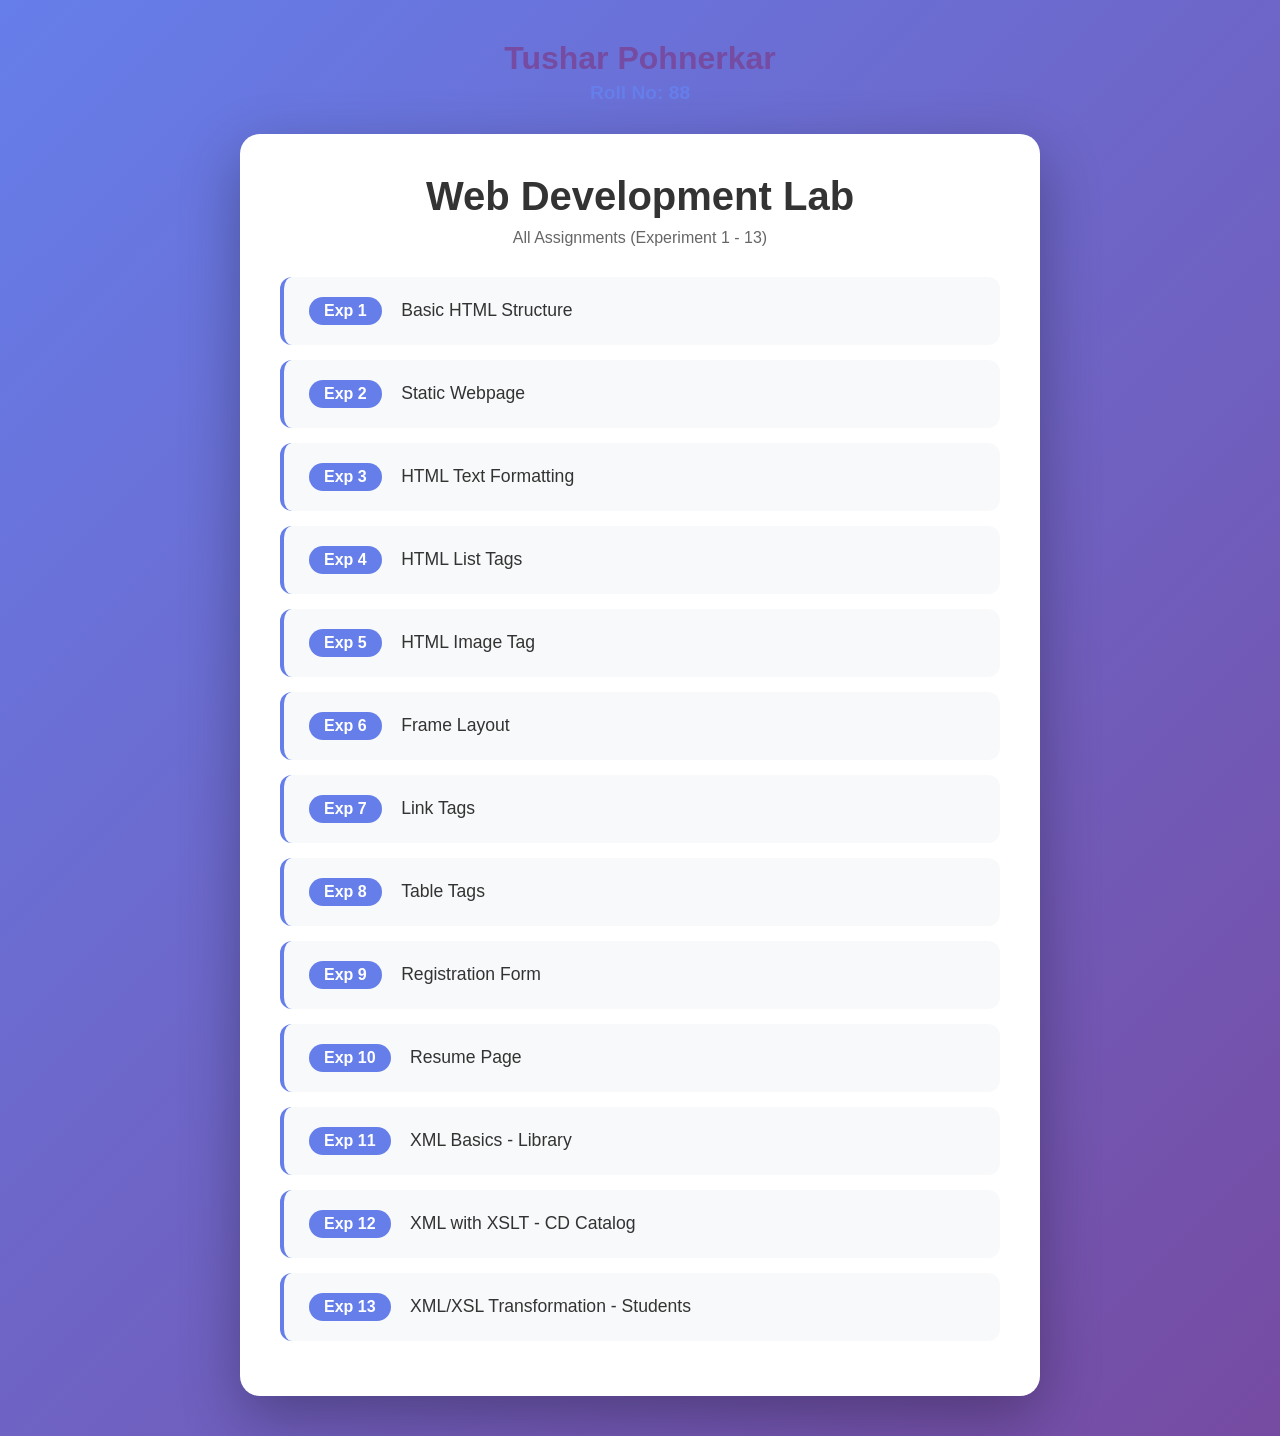
<file: index.html>
<!DOCTYPE html>
<html lang="en">
<head>
    <meta charset="UTF-8">
    <meta name="viewport" content="width=device-width, initial-scale=1.0">
    <title>Web Development Assignments</title>
    <style>
        * {
            margin: 0;
            padding: 0;
            box-sizing: border-box;
        }
        body {
            font-family: 'Segoe UI', Tahoma, Geneva, Verdana, sans-serif;
            background: linear-gradient(135deg, #667eea 0%, #764ba2 100%);
            min-height: 100vh;
            padding: 40px 20px;
        }
        .container {
            max-width: 800px;
            margin: 0 auto;
            background: white;
            border-radius: 20px;
            padding: 40px;
            box-shadow: 0 20px 60px rgba(0,0,0,0.3);
        }
        h1 {
            text-align: center;
            color: #333;
            margin-bottom: 10px;
            font-size: 2.5rem;
        }
        .subtitle {
            text-align: center;
            color: #666;
            margin-bottom: 30px;
        }
        .assignments-list {
            list-style: none;
        }
        .assignments-list li {
            margin-bottom: 15px;
        }
        .assignments-list a {
            display: block;
            padding: 20px 25px;
            background: #f8f9fa;
            border-radius: 12px;
            text-decoration: none;
            color: #333;
            transition: all 0.3s ease;
            border-left: 4px solid #667eea;
        }
        .assignments-list a:hover {
            background: #667eea;
            color: white;
            transform: translateX(10px);
            box-shadow: 0 5px 20px rgba(102, 126, 234, 0.4);
        }
        .exp-number {
            display: inline-block;
            background: #667eea;
            color: white;
            padding: 5px 15px;
            border-radius: 20px;
            font-weight: bold;
            margin-right: 15px;
            transition: all 0.3s ease;
        }
        .assignments-list a:hover .exp-number {
            background: white;
            color: #667eea;
        }
        .exp-title {
            font-size: 1.1rem;
        }
    </style>
</head>
<body>
    <header style="text-align:center; margin-bottom: 30px;">
        <h2 style="color:#764ba2; font-size:2rem; margin-bottom: 5px;">Tushar Pohnerkar</h2>
        <h3 style="color:#667eea; font-size:1.2rem; margin-bottom: 20px;">Roll No: 88</h3>
    </header>
    <div class="container">
        <h1>Web Development Lab</h1>
        <p class="subtitle">All Assignments (Experiment 1 - 13)</p>
        <ul class="assignments-list">
            <li>
                <a href="Exp%201.html">
                    <span class="exp-number">Exp 1</span>
                    <span class="exp-title">Basic HTML Structure</span>
                </a>
            </li>
            <li>
                <a href="Exp%202%20.html">
                    <span class="exp-number">Exp 2</span>
                    <span class="exp-title">Static Webpage</span>
                </a>
            </li>
            <li>
                <a href="Exp%203.html">
                    <span class="exp-number">Exp 3</span>
                    <span class="exp-title">HTML Text Formatting</span>
                </a>
            </li>
            <li>
                <a href="Exp%204.html">
                    <span class="exp-number">Exp 4</span>
                    <span class="exp-title">HTML List Tags</span>
                </a>
            </li>
            <li>
                <a href="Exp%205.html">
                    <span class="exp-number">Exp 5</span>
                    <span class="exp-title">HTML Image Tag </span>
                </a>
            </li>
            <li>
                <a href="Exp%206.html">
                    <span class="exp-number">Exp 6</span>
                    <span class="exp-title">Frame Layout</span>
                </a>
            </li>
            <li>
                <a href="Exp%207.html">
                    <span class="exp-number">Exp 7</span>
                    <span class="exp-title">Link Tags</span>
                </a>
            </li>
            <li>
                <a href="Exp%208.html">
                    <span class="exp-number">Exp 8</span>
                    <span class="exp-title">Table Tags</span>
                </a>
            </li>
            <li>
                <a href="Exp%209.html">
                    <span class="exp-number">Exp 9</span>
                    <span class="exp-title">Registration Form</span>
                </a>
            </li>
            <li>
                <a href="Exp10/index.html">
                    <span class="exp-number">Exp 10</span>
                    <span class="exp-title">Resume Page</span>
                </a>
            </li>
            <li>
                <a href="Exp11/library.xml">
                    <span class="exp-number">Exp 11</span>
                    <span class="exp-title">XML Basics - Library</span>
                </a>
            </li>
            <li>
                <a href="Exp%2012/cdcatlog_output.htm">
                    <span class="exp-number">Exp 12</span>
                    <span class="exp-title">XML with XSLT - CD Catalog</span>
                </a>
            </li>
            <li>
                <a href="Exp%2013/students_output.htm">
                    <span class="exp-number">Exp 13</span>
                    <span class="exp-title">XML/XSL Transformation - Students</span>
                </a>
            </li>
        </ul>
    </div>
</body>
</html>
</file>
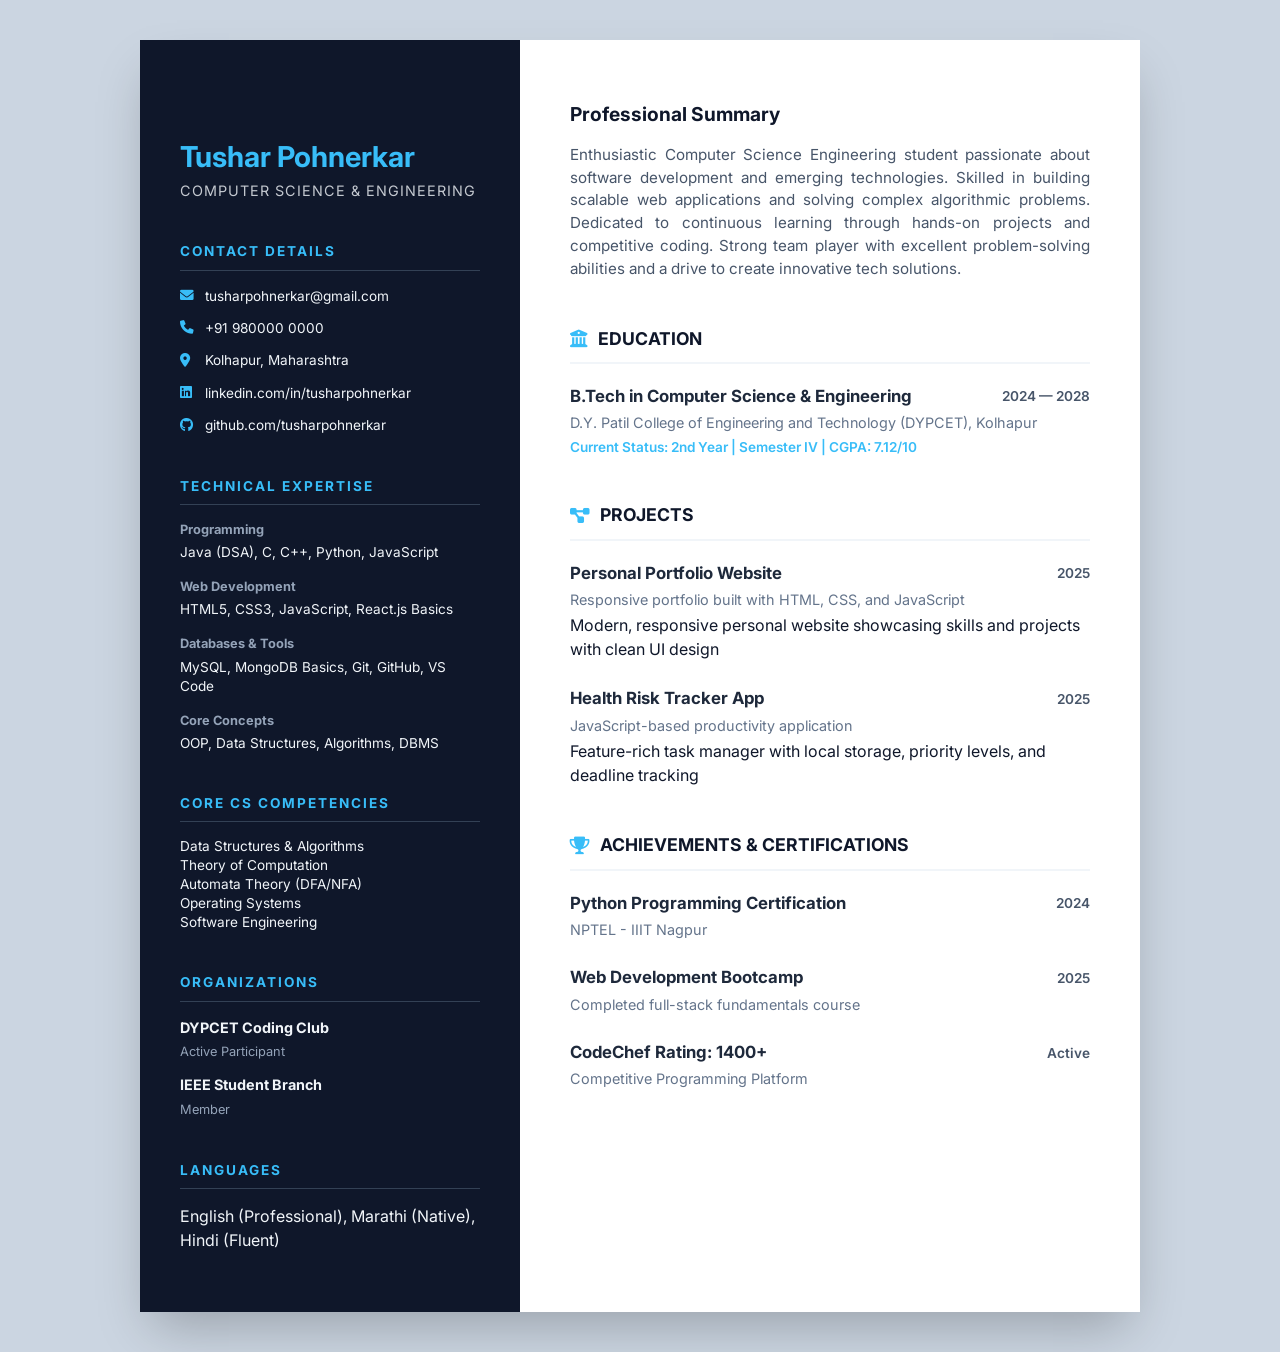
<file: Exp10/index.html>
<!DOCTYPE html>
<html lang="en">
<head>
    <meta charset="UTF-8">
    <meta name="viewport" content="width=device-width, initial-scale=1.0">
    <title>Tushar Pohnerkar | Professional Resume</title>
    <link rel="stylesheet" href="style.css">
    <link rel="stylesheet" href="https://cdnjs.cloudflare.com/ajax/libs/font-awesome/6.0.0/css/all.min.css">
    <link href="https://fonts.googleapis.com/css2?family=Inter:wght@300;400;600;700&display=swap" rel="stylesheet">
</head>
<body>
    <div class="resume-container">
        <aside class="sidebar">
            <div class="sidebar-content">
                <section class="side-block">
                    <h1 class="name">Tushar Pohnerkar</h1>
                    <p class="title">Computer Science & Engineering</p>
                </section>

                <section class="side-block">
                    <h3 class="side-title">Contact Details</h3>
                    <ul class="contact-list">
                        <li><i class="fas fa-envelope"></i> tusharpohnerkar@gmail.com</li>
                        <li><i class="fas fa-phone"></i> +91 980000 0000</li>
                        <li><i class="fas fa-map-marker-alt"></i> Kolhapur, Maharashtra</li>
                        <li><i class="fab fa-linkedin"></i> linkedin.com/in/tusharpohnerkar</li>
                        <li><i class="fab fa-github"></i> github.com/tusharpohnerkar</li>
                    </ul>
                </section>

                <section class="side-block">
                    <h3 class="side-title">Technical Expertise</h3>
                    <div class="skill-group">
                        <h4>Programming</h4>
                        <p>Java (DSA), C, C++, Python, JavaScript</p>
                    </div>
                    <div class="skill-group">
                        <h4>Web Development</h4>
                        <p>HTML5, CSS3, JavaScript, React.js Basics</p>
                    </div>
                    <div class="skill-group">
                        <h4>Databases & Tools</h4>
                        <p>MySQL, MongoDB Basics, Git, GitHub, VS Code</p>
                    </div>
                    <div class="skill-group">
                        <h4>Core Concepts</h4>
                        <p>OOP, Data Structures, Algorithms, DBMS</p>
                    </div>
                </section>

                <section class="side-block">
                    <h3 class="side-title">Core CS Competencies</h3>
                    <ul class="simple-list">
                        <li>Data Structures & Algorithms</li>
                        <li>Theory of Computation</li>
                        <li>Automata Theory (DFA/NFA)</li>
                        <li>Operating Systems</li>
                        <li>Software Engineering</li>
                    </ul>
                </section>

                <section class="side-block">
                    <h3 class="side-title">Organizations</h3>
                    <div class="org-item">
                        <strong>DYPCET Coding Club</strong>
                        <span>Active Participant</span>
                    </div>
                    <div class="org-item">
                        <strong>IEEE Student Branch</strong>
                        <span>Member</span>
                    </div>
                </section>

                <section class="side-block">
                    <h3 class="side-title">Languages</h3>
                    <p>English (Professional), Marathi (Native), Hindi (Fluent)</p>
                </section>
            </div>
        </aside>

        <main class="main-body">
            <header class="main-header">
                <h2>Professional Summary</h2>
                <p>
                    Enthusiastic Computer Science Engineering student passionate about software development and emerging technologies. Skilled in building scalable web applications and solving complex algorithmic problems. Dedicated to continuous learning through hands-on projects and competitive coding. Strong team player with excellent problem-solving abilities and a drive to create innovative tech solutions.
                </p>
            </header>

            <section class="main-section">
                <h2 class="section-heading"><i class="fas fa-university"></i> Education</h2>
                <div class="exp-item">
                    <div class="exp-header">
                        <h3>B.Tech in Computer Science & Engineering</h3>
                        <span class="exp-date">2024 — 2028</span>
                    </div>
                    <p class="institution">D.Y. Patil College of Engineering and Technology (DYPCET), Kolhapur</p>
                    <p class="status">Current Status: 2nd Year | Semester IV | CGPA: 7.12/10</p>
                </div>
            </section>

            <section class="main-section">
                <h2 class="section-heading"><i class="fas fa-project-diagram"></i> Projects</h2>
                <div class="exp-item">
                    <div class="exp-header">
                        <h3>Personal Portfolio Website</h3>
                        <span class="exp-date">2025</span>
                    </div>
                    <p class="institution">Responsive portfolio built with HTML, CSS, and JavaScript</p>
                    <p>Modern, responsive personal website showcasing skills and projects with clean UI design</p>
                </div>
                <div class="exp-item">
                    <div class="exp-header">
                        <h3>Health Risk Tracker App</h3>
                        <span class="exp-date">2025</span>
                    </div>
                    <p class="institution">JavaScript-based productivity application</p>
                    <p>Feature-rich task manager with local storage, priority levels, and deadline tracking</p>
                </div>
            </section>

            <section class="main-section">
                <h2 class="section-heading"><i class="fas fa-trophy"></i> Achievements & Certifications</h2>
                <div class="exp-item">
                    <div class="exp-header">
                        <h3>Python Programming Certification</h3>
                        <span class="exp-date">2024</span>
                    </div>
                    <p class="institution">NPTEL - IIIT Nagpur</p>
                </div>
                <div class="exp-item">
                    <div class="exp-header">
                        <h3>Web Development Bootcamp</h3>
                        <span class="exp-date">2025</span>
                    </div>
                    <p class="institution">Completed full-stack fundamentals course</p>
                </div>
                <div class="exp-item">
                    <div class="exp-header">
                        <h3>CodeChef Rating: 1400+</h3>
                        <span class="exp-date">Active</span>
                    </div>
                    <p class="institution">Competitive Programming Platform</p>
                </div>
            </section>

        </main>
    </div>
</body>
</html>
</file>
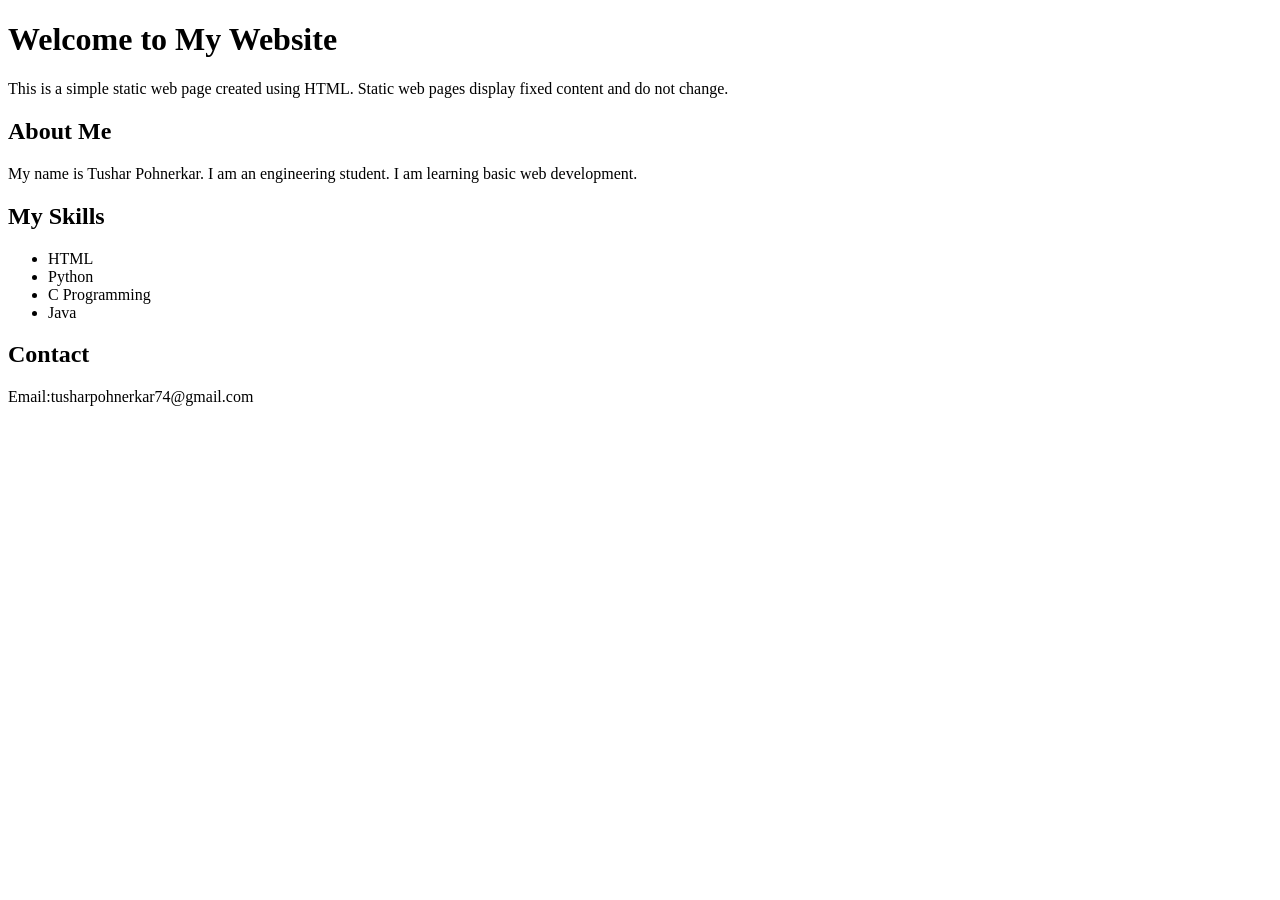
<file: Exp 2 .html>
<!DOCTYPE html>
<html>
<head>
    <title>My Static Web Page</title>
</head>

<body>

    <h1>Welcome to My Website</h1>

    <p>
        This is a simple static web page created using HTML.
        Static web pages display fixed content and do not change.
    </p>

    <h2>About Me</h2>
    <p>
        My name is Tushar Pohnerkar. I am an engineering student.
        I am learning basic web development.
    </p>

    <h2>My Skills</h2>
    <ul>
        <li>HTML</li>
        <li>Python</li>
        <li>C Programming</li>
        <li>Java</li>
    </ul>

    <h2>Contact</h2>
    <p>
        Email:tusharpohnerkar74@gmail.com
    </p>

</body>
</html>
</file>
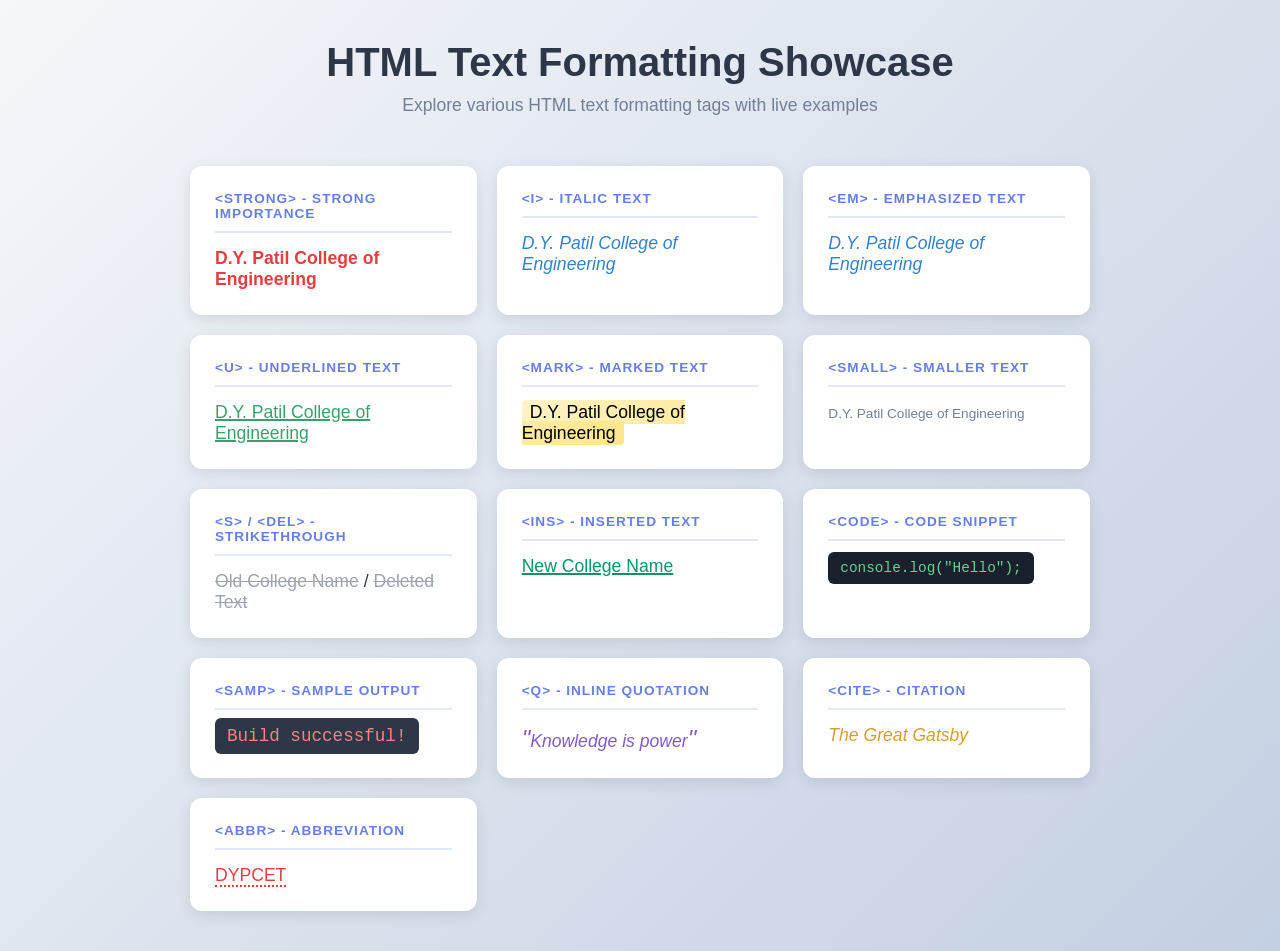
<file: Exp 3.html>
<!DOCTYPE html>
<html lang="en">
<head>
    <meta charset="UTF-8">
    <meta name="viewport" content="width=device-width, initial-scale=1.0">
    <title>HTML Text Formatting Showcase</title>
    <style>
        * {
            margin: 0;
            padding: 0;
            box-sizing: border-box;
        }

        body {
            font-family: 'Segoe UI', Tahoma, Geneva, Verdana, sans-serif;
            background: linear-gradient(135deg, #f5f7fa 0%, #c3cfe2 100%);
            min-height: 100vh;
            padding: 40px 20px;
        }

        .container {
            max-width: 900px;
            margin: 0 auto;
        }

        header {
            text-align: center;
            margin-bottom: 50px;
        }

        header h1 {
            color: #2d3748;
            font-size: 2.5rem;
            margin-bottom: 10px;
        }

        header p {
            color: #718096;
            font-size: 1.1rem;
        }

        .format-grid {
            display: grid;
            grid-template-columns: repeat(auto-fit, minmax(280px, 1fr));
            gap: 20px;
        }

        .format-card {
            background: white;
            border-radius: 12px;
            padding: 25px;
            box-shadow: 0 4px 15px rgba(0, 0, 0, 0.1);
            transition: transform 0.3s, box-shadow 0.3s;
        }

        .format-card:hover {
            transform: translateY(-5px);
            box-shadow: 0 8px 25px rgba(0, 0, 0, 0.15);
        }

        .tag-name {
            font-size: 0.85rem;
            color: #667eea;
            font-weight: 700;
            text-transform: uppercase;
            letter-spacing: 1px;
            margin-bottom: 15px;
            padding-bottom: 10px;
            border-bottom: 2px solid #e0e7ff;
        }

        .example {
            font-size: 1.1rem;
            color: #2d3748;
        }

        strong { color: #e53e3e; }
        i, em { color: #3182ce; font-style: italic; }
        u { color: #38a169; text-decoration: underline; text-decoration-color: #38a169; text-decoration-thickness: 2px; }
        mark { background: linear-gradient(120deg, #fef3c7 0%, #fde68a 100%); padding: 2px 8px; border-radius: 4px; }
        small { color: #718096; font-size: 0.85rem; }
        s, del { color: #9ca3af; text-decoration: line-through; }
        ins { color: #059669; text-decoration: underline; text-decoration-color: #059669; text-decoration-thickness: 2px; }
        code { background: #1a202c; color: #68d391; padding: 8px 12px; border-radius: 6px; font-family: 'Consolas', monospace; font-size: 0.9rem; }
        samp { background: #2d3748; color: #fc8181; padding: 8px 12px; border-radius: 6px; font-family: 'Consolas', monospace; }
        q { color: #805ad5; font-style: italic; }
        q::before { content: '"'; color: #805ad5; font-size: 1.5rem; }
        q::after { content: '"'; color: #805ad5; font-size: 1.5rem; }
        cite { color: #d69e2e; font-style: italic; }
        abbr { color: #e53e3e; border-bottom: 2px dotted #e53e3e; cursor: help; text-decoration: none; }
    </style>
</head>
<body>
    <div class="container">
        <header>
            <h1>HTML Text Formatting Showcase</h1>
            <p>Explore various HTML text formatting tags with live examples</p>
        </header>

        <div class="format-grid">
            <div class="format-card">
                <div class="tag-name">&lt;strong&gt; - Strong Importance</div>
                <div class="example"><strong>D.Y. Patil College of Engineering</strong></div>
            </div>

            <div class="format-card">
                <div class="tag-name">&lt;i&gt; - Italic Text</div>
                <div class="example"><i>D.Y. Patil College of Engineering</i></div>
            </div>

            <div class="format-card">
                <div class="tag-name">&lt;em&gt; - Emphasized Text</div>
                <div class="example"><em>D.Y. Patil College of Engineering</em></div>
            </div>

            <div class="format-card">
                <div class="tag-name">&lt;u&gt; - Underlined Text</div>
                <div class="example"><u>D.Y. Patil College of Engineering</u></div>
            </div>

            <div class="format-card">
                <div class="tag-name">&lt;mark&gt; - Marked Text</div>
                <div class="example"><mark>D.Y. Patil College of Engineering</mark></div>
            </div>

            <div class="format-card">
                <div class="tag-name">&lt;small&gt; - Smaller Text</div>
                <div class="example"><small>D.Y. Patil College of Engineering</small></div>
            </div>

            <div class="format-card">
                <div class="tag-name">&lt;s&gt; / &lt;del&gt; - Strikethrough</div>
                <div class="example"><s>Old College Name</s> / <del>Deleted Text</del></div>
            </div>

            <div class="format-card">
                <div class="tag-name">&lt;ins&gt; - Inserted Text</div>
                <div class="example"><ins>New College Name</ins></div>
            </div>

            <div class="format-card">
                <div class="tag-name">&lt;code&gt; - Code Snippet</div>
                <div class="example"><code>console.log("Hello");</code></div>
            </div>

            <div class="format-card">
                <div class="tag-name">&lt;samp&gt; - Sample Output</div>
                <div class="example"><samp>Build successful!</samp></div>
            </div>

            <div class="format-card">
                <div class="tag-name">&lt;q&gt; - Inline Quotation</div>
                <div class="example"><q>Knowledge is power</q></div>
            </div>

            <div class="format-card">
                <div class="tag-name">&lt;cite&gt; - Citation</div>
                <div class="example"><cite>The Great Gatsby</cite></div>
            </div>

            <div class="format-card">
                <div class="tag-name">&lt;abbr&gt; - Abbreviation</div>
                <div class="example"><abbr title="D.Y. Patil College of Engineering and Technology">DYPCET</abbr></div>
            </div>
        </div>
    </div>
</body>
</html>
</file>
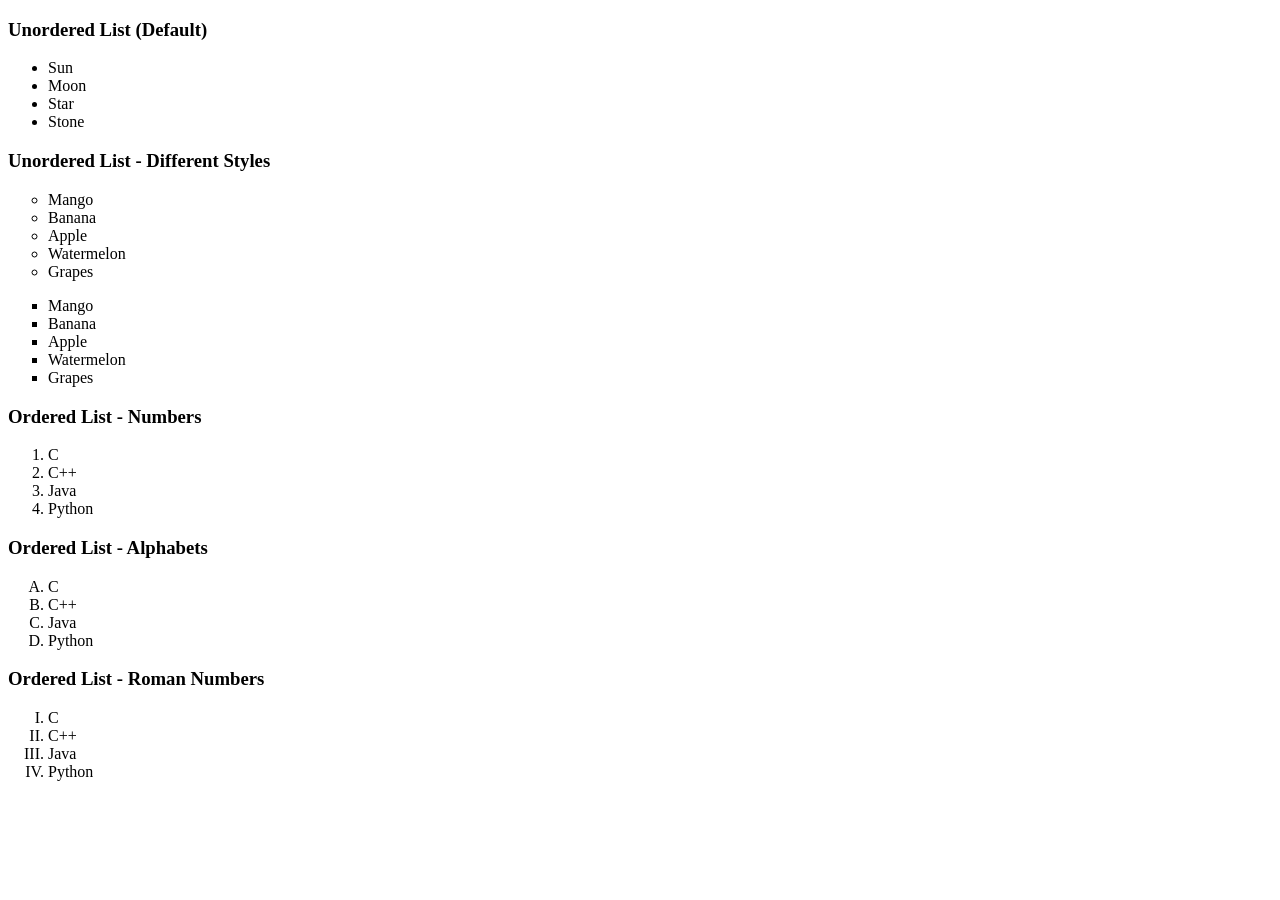
<file: Exp 4.html>
<!DOCTYPE html>
<html>
<head>
    <title>All HTML List Tags</title>
</head>

<body>

    <h3>Unordered List (Default)</h3>
    <ul>
        <li>Sun</li>
        <li>Moon</li>
        <li>Star</li>
        <li>Stone</li>
    </ul>

    <h3>Unordered List - Different Styles</h3>

    <ul type="circle">
        <li>Mango</li>
        <li>Banana</li>
        <li>Apple</li>
        <li>Watermelon</li>
        <li>Grapes</li>
    </ul>

    <ul type="square">
        <li>Mango</li>
        <li>Banana</li>
        <li>Apple</li>
        <li>Watermelon</li>
        <li>Grapes</li>
    </ul>

    <h3>Ordered List - Numbers</h3>
    <ol type="1">
        <li>C</li>
        <li>C++</li>
        <li>Java</li>
        <li>Python</li>
    </ol>

    <h3>Ordered List - Alphabets</h3>
    <ol type="A">
        <li>C</li>
        <li>C++</li>
        <li>Java</li>
        <li>Python</li>
    </ol>

    <h3>Ordered List - Roman Numbers</h3>
    <ol type="I">
        <li>C</li>
        <li>C++</li>
        <li>Java</li>
        <li>Python</li>
    </ol>

</body>
</html>
</file>
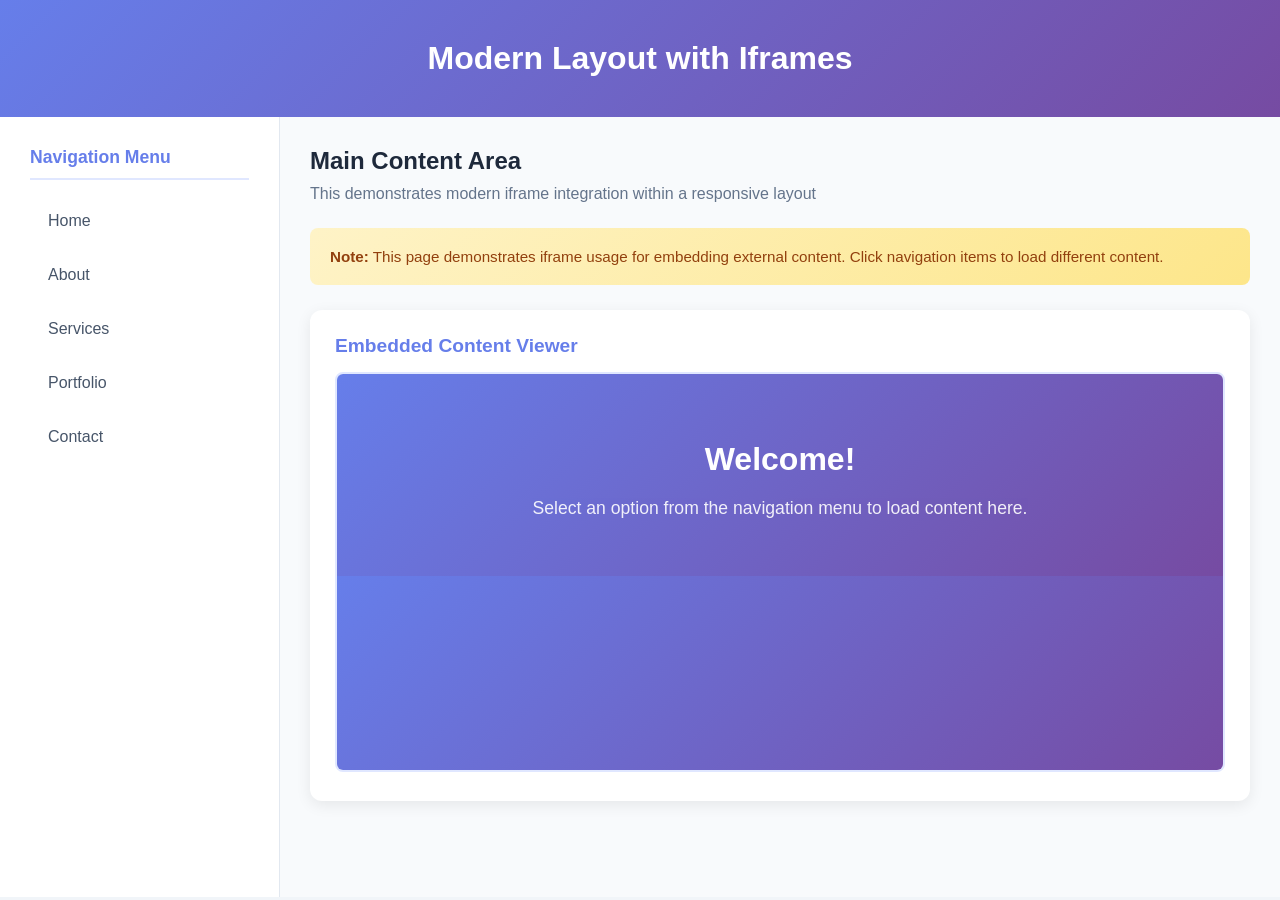
<file: Exp 6.html>
<!DOCTYPE html>
<html lang="en">
<head>
    <meta charset="UTF-8">
    <meta name="viewport" content="width=device-width, initial-scale=1.0">
    <title>Modern Layout with Iframes</title>
    <style>
        * {
            margin: 0;
            padding: 0;
            box-sizing: border-box;
        }

        body {
            font-family: 'Segoe UI', Tahoma, Geneva, Verdana, sans-serif;
            background: #f1f5f9;
            min-height: 100vh;
        }

        .header {
            background: linear-gradient(135deg, #667eea 0%, #764ba2 100%);
            color: white;
            text-align: center;
            padding: 40px 20px;
        }

        .header h1 {
            font-size: 2rem;
            font-weight: 600;
        }

        .layout-container {
            display: grid;
            grid-template-columns: 280px 1fr;
            min-height: calc(100vh - 120px);
            max-width: 1400px;
            margin: 0 auto;
        }

        .sidebar {
            background: white;
            padding: 30px;
            border-right: 1px solid #e2e8f0;
        }

        .sidebar h3 {
            color: #667eea;
            font-size: 1.1rem;
            margin-bottom: 20px;
            padding-bottom: 10px;
            border-bottom: 2px solid #e0e7ff;
        }

        .nav-menu {
            list-style: none;
        }

        .nav-menu li {
            margin-bottom: 12px;
        }

        .nav-menu a {
            display: block;
            padding: 12px 18px;
            color: #475569;
            text-decoration: none;
            border-radius: 8px;
            transition: all 0.3s;
        }

        .nav-menu a:hover {
            background: #e0e7ff;
            color: #667eea;
        }

        .main-content {
            padding: 30px;
            background: #f8fafc;
        }

        .content-header {
            margin-bottom: 25px;
        }

        .content-header h2 {
            color: #1e293b;
            font-size: 1.5rem;
            margin-bottom: 10px;
        }

        .content-header p {
            color: #64748b;
        }

        .iframe-container {
            background: white;
            border-radius: 12px;
            padding: 25px;
            box-shadow: 0 4px 15px rgba(0, 0, 0, 0.08);
        }

        .iframe-container h3 {
            color: #667eea;
            margin-bottom: 15px;
            font-size: 1.2rem;
        }

        iframe {
            width: 100%;
            height: 400px;
            border: 2px solid #e0e7ff;
            border-radius: 8px;
            background: white;
        }

        .info-box {
            background: linear-gradient(135deg, #fef3c7 0%, #fde68a 100%);
            border-radius: 8px;
            padding: 20px;
            margin-bottom: 25px;
        }

        .info-box p {
            color: #92400e;
            font-size: 0.95rem;
        }
    </style>
</head>
<body>
    <div class="header">
        <h1>Modern Layout with Iframes</h1>
    </div>

    <div class="layout-container">
        <aside class="sidebar">
            <h3>Navigation Menu</h3>
            <ul class="nav-menu">
                <li><a href="#" onclick="loadContent('home')">Home</a></li>
                <li><a href="#" onclick="loadContent('about')">About</a></li>
                <li><a href="#" onclick="loadContent('services')">Services</a></li>
                <li><a href="#" onclick="loadContent('portfolio')">Portfolio</a></li>
                <li><a href="#" onclick="loadContent('contact')">Contact</a></li>
            </ul>
        </aside>

        <main class="main-content">
            <div class="content-header">
                <h2>Main Content Area</h2>
                <p>This demonstrates modern iframe integration within a responsive layout</p>
            </div>

            <div class="info-box">
                <p><strong>Note:</strong> This page demonstrates iframe usage for embedding external content. Click navigation items to load different content.</p>
            </div>

            <div class="iframe-container">
                <h3>Embedded Content Viewer</h3>
                <iframe id="contentFrame" srcdoc='
                    <html>
                    <head>
                        <style>
                            body {
                                font-family: Arial, sans-serif;
                                padding: 40px;
                                text-align: center;
                                background: linear-gradient(135deg, #667eea 0%, #764ba2 100%);
                                color: white;
                                margin: 0;
                            }
                            h2 { font-size: 2rem; margin-bottom: 20px; }
                            p { font-size: 1.1rem; opacity: 0.9; }
                        </style>
                    </head>
                    <body>
                        <h2>Welcome!</h2>
                        <p>Select an option from the navigation menu to load content here.</p>
                    </body>
                    </html>
                '></iframe>
            </div>
        </main>
    </div>

    <script>
        function loadContent(page) {
            const frame = document.getElementById('contentFrame');
            const content = {
                home: '<h2>Home Page</h2><p>Welcome to the home section of this demo.</p>',
                about: '<h2>About Us</h2><p>This is a demonstration of modern iframe usage.</p>',
                services: '<h2>Our Services</h2><p>We provide web development and design services.</p>',
                portfolio: '<h2>Portfolio</h2><p>Check out our latest projects and achievements.</p>',
                contact: '<h2>Contact Us</h2><p>Get in touch through our contact form.</p>'
            };
            
            frame.srcdoc = `
                <html>
                <head>
                    <style>
                        body {
                            font-family: Arial, sans-serif;
                            padding: 40px;
                            text-align: center;
                            background: linear-gradient(135deg, #667eea 0%, #764ba2 100%);
                            color: white;
                            margin: 0;
                            min-height: 100vh;
                            display: flex;
                            flex-direction: column;
                            justify-content: center;
                            align-items: center;
                        }
                        h2 { font-size: 2rem; margin-bottom: 20px; }
                        p { font-size: 1.1rem; opacity: 0.9; }
                    </style>
                </head>
                <body>${content[page] || content.home}</body>
                </html>
            `;
        }
    </script>
</body>
</html>
</file>
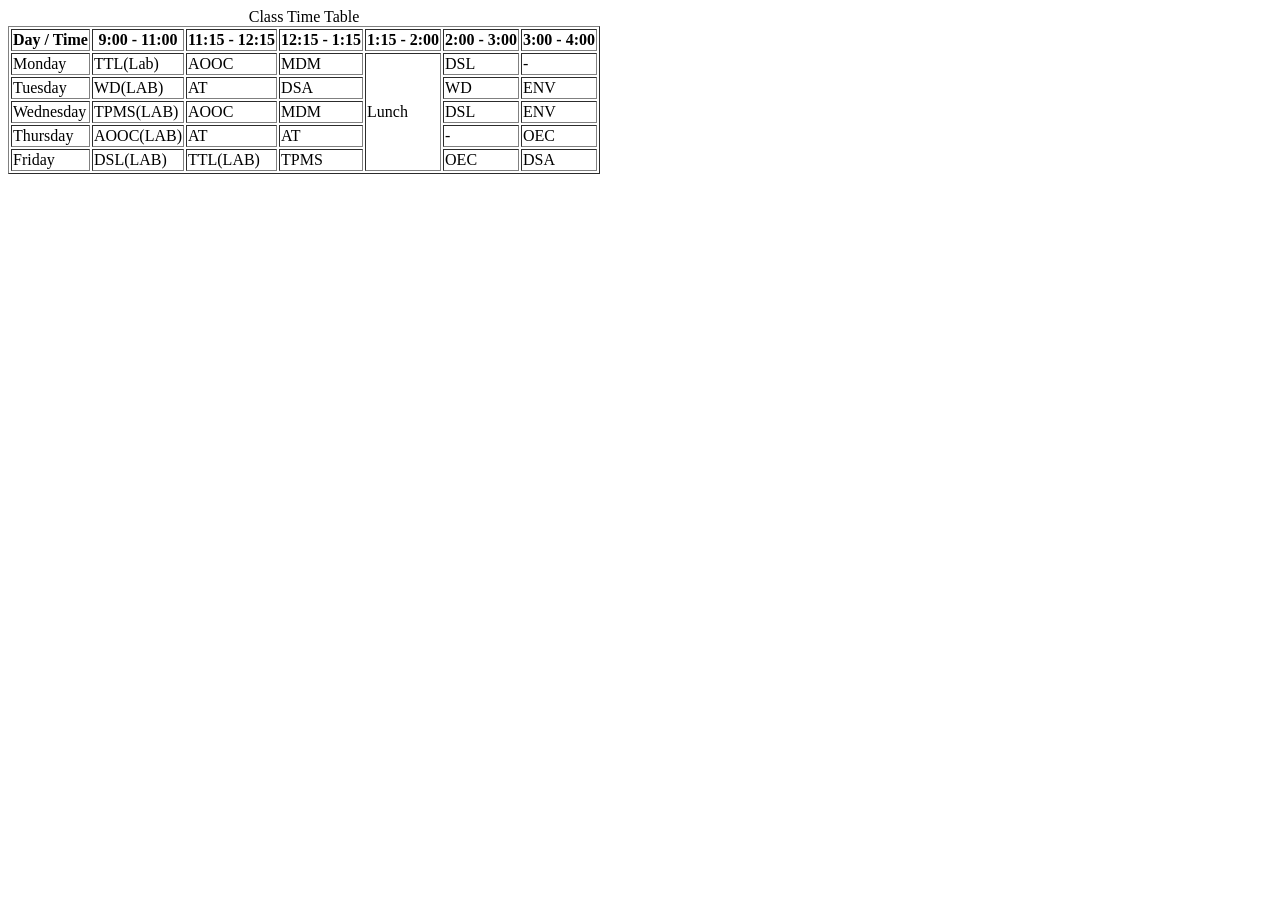
<file: Exp 8.html>
<!DOCTYPE html>
<html>
<head>
<title>Class Time Table</title>
</head>

<body>

<table border ="1">
<caption>Class Time Table</caption>

<tr>
<th>Day / Time</th>
<th>9:00 - 11:00</th>
<th>11:15 - 12:15</th>
<th>12:15 - 1:15</th>
<th>1:15 - 2:00</th>
<th>2:00 - 3:00</th>
<th>3:00 - 4:00</th>
</tr>

<tr>
<td>Monday</td>
<td>TTL(Lab)</td>
<td>AOOC</td>
<td>MDM</td>
<td rowspan="5"> Lunch </td>
<td>DSL</td>
<td>-</td>
</tr>

<tr>
<td>Tuesday</td>
<td>WD(LAB)</td>
<td>AT</td>
<td>DSA</td>
<td>WD</td>
<td>ENV</td>
</tr>

<tr>
<td>Wednesday</td>
<td>TPMS(LAB)</td>
<td>AOOC</td>
<td>MDM</td>
<td>DSL</td>
<td>ENV</td>
</tr>

<tr>
<td>Thursday</td>
<td>AOOC(LAB)</td>
<td>AT</td>
<td>AT</td>
<td>-</td>
<td>OEC</td>
</tr>

<tr>
<td>Friday</td>
<td>DSL(LAB)</td>
<td>TTL(LAB)</td>
<td>TPMS</td>
<td>OEC</td>
<td>DSA</td>
</tr>

</table>

</body>
</html>
</file>
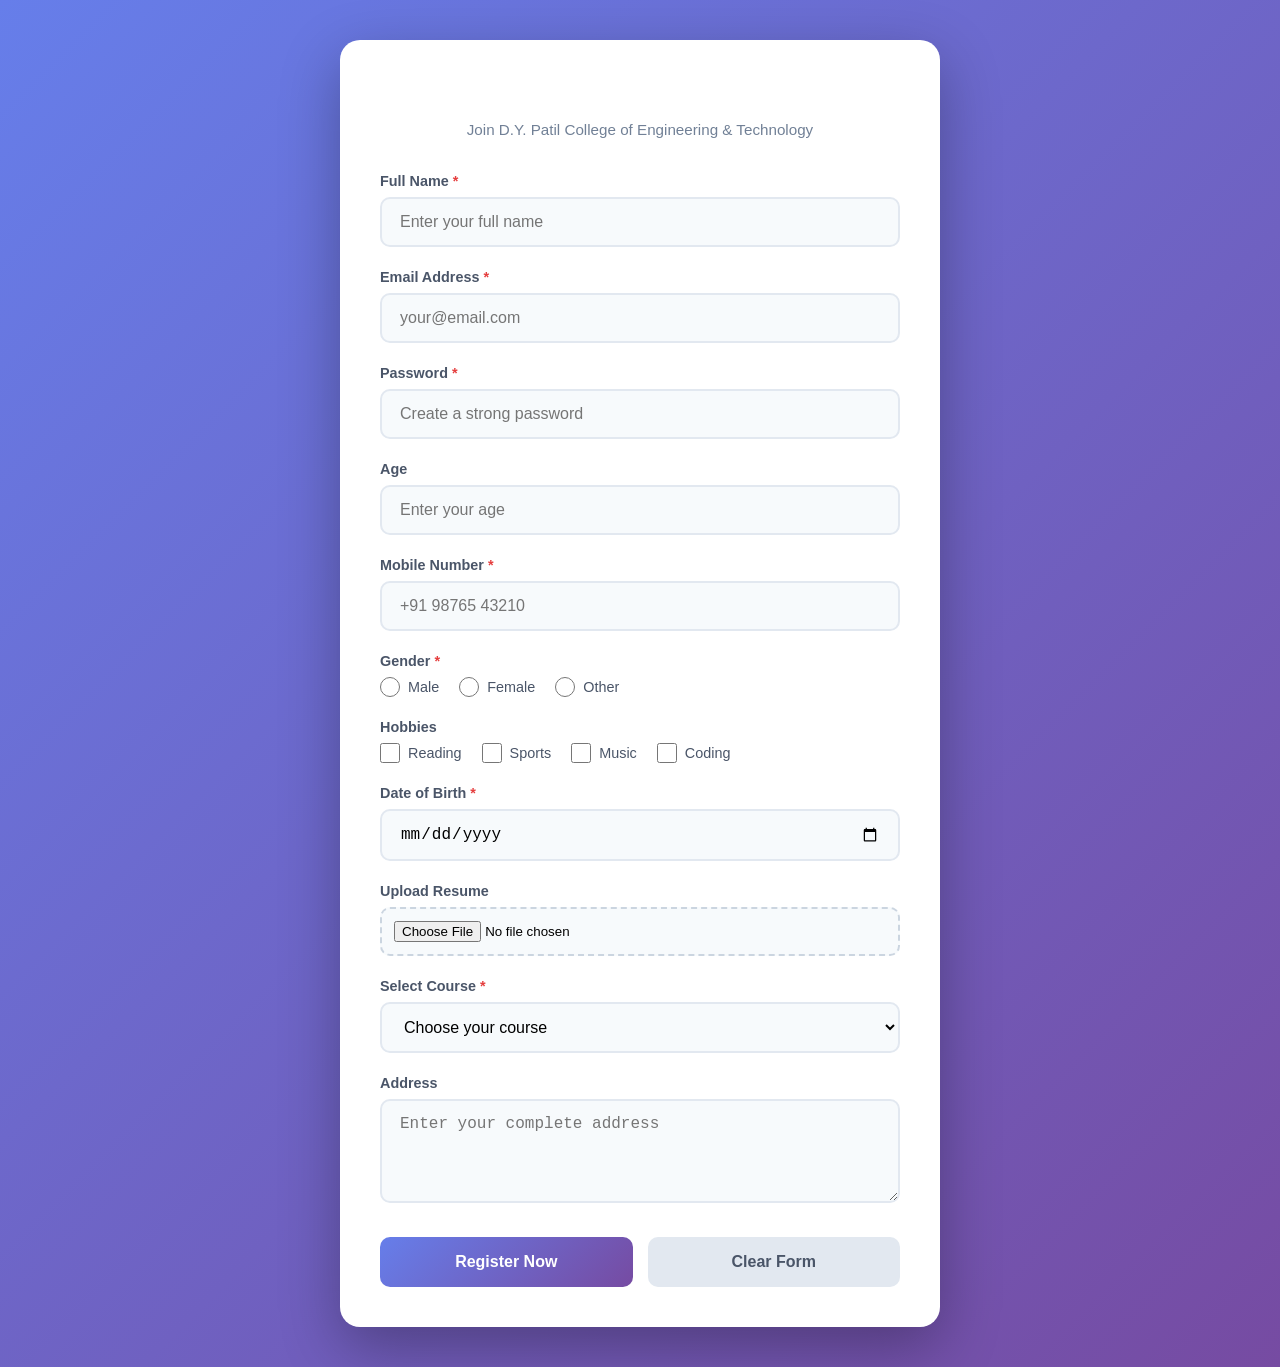
<file: Exp 9.html>
<!DOCTYPE html>
<html lang="en">
<head>
    <meta charset="UTF-8">
    <meta name="viewport" content="width=device-width, initial-scale=1.0">
    <title>Student Registration | DYPCET</title>
    <style>
        * {
            margin: 0;
            padding: 0;
            box-sizing: border-box;
        }

        body {
            font-family: 'Segoe UI', Tahoma, Geneva, Verdana, sans-serif;
            background: linear-gradient(135deg, #667eea 0%, #764ba2 100%);
            min-height: 100vh;
            padding: 40px 20px;
        }

        .container {
            max-width: 600px;
            margin: 0 auto;
        }

        .form-wrapper {
            background: white;
            border-radius: 20px;
            padding: 40px;
            box-shadow: 0 20px 60px rgba(0, 0, 0, 0.3);
        }

        header {
            text-align: center;
            margin-bottom: 35px;
        }

        header h1 {
            color: #ffffff;
            font-size: 1.8rem;
            margin-bottom: 8px;
        }

        header p {
            color: #718096;
            font-size: 0.95rem;
        }

        .form-group {
            margin-bottom: 22px;
        }

        label {
            display: block;
            color: #4a5568;
            font-weight: 600;
            font-size: 0.9rem;
            margin-bottom: 8px;
        }

        input[type="text"],
        input[type="email"],
        input[type="password"],
        input[type="number"],
        input[type="tel"],
        input[type="date"],
        select,
        textarea {
            width: 100%;
            padding: 14px 18px;
            border: 2px solid #e2e8f0;
            border-radius: 10px;
            font-size: 1rem;
            transition: border-color 0.3s, box-shadow 0.3s;
            background: #f7fafc;
        }

        input:focus,
        select:focus,
        textarea:focus {
            outline: none;
            border-color: #667eea;
            box-shadow: 0 0 0 4px rgba(102, 126, 234, 0.1);
            background: white;
        }

        .radio-group,
        .checkbox-group {
            display: flex;
            gap: 20px;
            flex-wrap: wrap;
        }

        .radio-item,
        .checkbox-item {
            display: flex;
            align-items: center;
            gap: 8px;
        }

        input[type="radio"],
        input[type="checkbox"] {
            width: 20px;
            height: 20px;
            accent-color: #667eea;
            cursor: pointer;
        }

        .radio-item label,
        .checkbox-item label {
            margin-bottom: 0;
            font-weight: 500;
            cursor: pointer;
        }

        input[type="file"] {
            padding: 12px;
            border: 2px dashed #cbd5e0;
            border-radius: 10px;
            background: #f7fafc;
            cursor: pointer;
            width: 100%;
        }

        input[type="file"]:hover {
            border-color: #667eea;
            background: #f0f4ff;
        }

        textarea {
            resize: vertical;
            min-height: 100px;
        }

        .btn-group {
            display: flex;
            gap: 15px;
            margin-top: 30px;
        }

        button {
            flex: 1;
            padding: 16px 30px;
            border: none;
            border-radius: 10px;
            font-size: 1rem;
            font-weight: 600;
            cursor: pointer;
            transition: transform 0.3s, box-shadow 0.3s;
        }

        .btn-submit {
            background: linear-gradient(135deg, #667eea 0%, #764ba2 100%);
            color: white;
        }

        .btn-submit:hover {
            transform: translateY(-2px);
            box-shadow: 0 8px 25px rgba(102, 126, 234, 0.4);
        }

        .btn-reset {
            background: #e2e8f0;
            color: #4a5568;
        }

        .btn-reset:hover {
            background: #cbd5e0;
            transform: translateY(-2px);
        }

        .required::after {
            content: " *";
            color: #e53e3e;
        }
    </style>
</head>
<body>
    <div class="container">
        <div class="form-wrapper">
            <header>
                <h1>Student Registration</h1>
                <p>Join D.Y. Patil College of Engineering & Technology</p>
            </header>

            <form>
                <div class="form-group">
                    <label for="name" class="required">Full Name</label>
                    <input type="text" id="name" name="name" placeholder="Enter your full name" required>
                </div>

                <div class="form-group">
                    <label for="email" class="required">Email Address</label>
                    <input type="email" id="email" name="email" placeholder="your@email.com" required>
                </div>

                <div class="form-group">
                    <label for="password" class="required">Password</label>
                    <input type="password" id="password" name="password" placeholder="Create a strong password" required>
                </div>

                <div class="form-group">
                    <label for="age">Age</label>
                    <input type="number" id="age" name="age" min="16" max="60" placeholder="Enter your age">
                </div>

                <div class="form-group">
                    <label for="mobile" class="required">Mobile Number</label>
                    <input type="tel" id="mobile" name="mobile" placeholder="+91 98765 43210" required>
                </div>

                <div class="form-group">
                    <label class="required">Gender</label>
                    <div class="radio-group">
                        <div class="radio-item">
                            <input type="radio" id="male" name="gender" value="male">
                            <label for="male">Male</label>
                        </div>
                        <div class="radio-item">
                            <input type="radio" id="female" name="gender" value="female">
                            <label for="female">Female</label>
                        </div>
                        <div class="radio-item">
                            <input type="radio" id="other" name="gender" value="other">
                            <label for="other">Other</label>
                        </div>
                    </div>
                </div>

                <div class="form-group">
                    <label>Hobbies</label>
                    <div class="checkbox-group">
                        <div class="checkbox-item">
                            <input type="checkbox" id="reading" name="hobbies" value="reading">
                            <label for="reading">Reading</label>
                        </div>
                        <div class="checkbox-item">
                            <input type="checkbox" id="sports" name="hobbies" value="sports">
                            <label for="sports">Sports</label>
                        </div>
                        <div class="checkbox-item">
                            <input type="checkbox" id="music" name="hobbies" value="music">
                            <label for="music">Music</label>
                        </div>
                        <div class="checkbox-item">
                            <input type="checkbox" id="coding" name="hobbies" value="coding">
                            <label for="coding">Coding</label>
                        </div>
                    </div>
                </div>

                <div class="form-group">
                    <label for="dob" class="required">Date of Birth</label>
                    <input type="date" id="dob" name="dob" required>
                </div>

                <div class="form-group">
                    <label for="resume">Upload Resume</label>
                    <input type="file" id="resume" name="resume" accept=".pdf,.doc,.docx">
                </div>

                <div class="form-group">
                    <label for="course" class="required">Select Course</label>
                    <select id="course" name="course" required>
                        <option value="">Choose your course</option>
                        <option value="bca">BCA</option>
                        <option value="bsc">BSc Computer Science</option>
                        <option value="btech">BTech Computer Science</option>
                        <option value="mca">MCA</option>
                    </select>
                </div>

                <div class="form-group">
                    <label for="address">Address</label>
                    <textarea id="address" name="address" rows="4" placeholder="Enter your complete address"></textarea>
                </div>

                <div class="btn-group">
                    <button type="submit" class="btn-submit">Register Now</button>
                    <button type="reset" class="btn-reset">Clear Form</button>
                </div>
            </form>
        </div>
    </div>
</body>
</html>
</file>
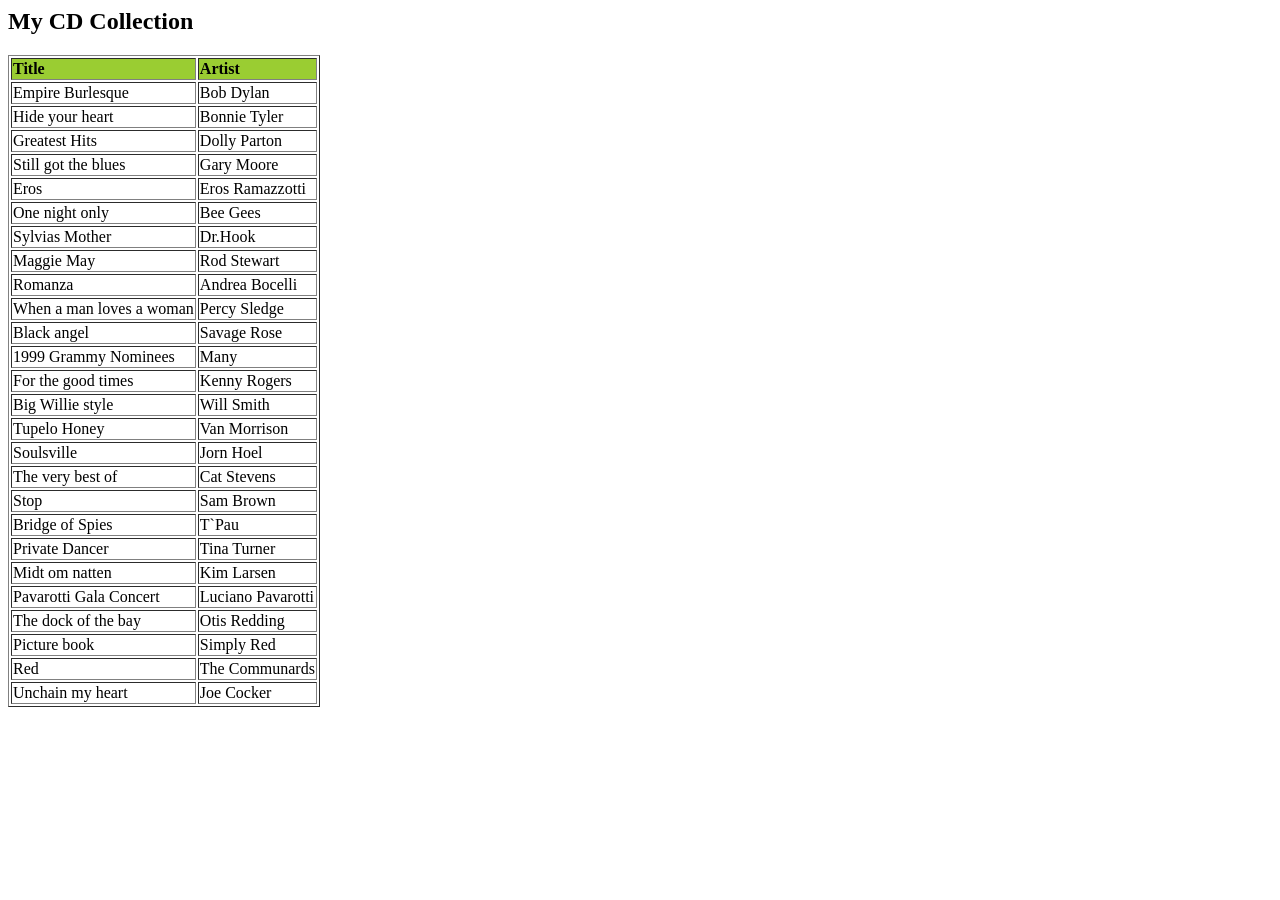
<file: Exp 12/cdcatlog_output.htm>
﻿<html>
  <body>
    <h2>My CD Collection</h2>
    <table border="1">
      <tr bgcolor="#9acd32">
        <th style="text-align:left">Title</th>
        <th style="text-align:left">Artist</th>
      </tr>
      <tr>
        <td>Empire Burlesque</td>
        <td>Bob Dylan</td>
      </tr>
      <tr>
        <td>Hide your heart</td>
        <td>Bonnie Tyler</td>
      </tr>
      <tr>
        <td>Greatest Hits</td>
        <td>Dolly Parton</td>
      </tr>
      <tr>
        <td>Still got the blues</td>
        <td>Gary Moore</td>
      </tr>
      <tr>
        <td>Eros</td>
        <td>Eros Ramazzotti</td>
      </tr>
      <tr>
        <td>One night only</td>
        <td>Bee Gees</td>
      </tr>
      <tr>
        <td>Sylvias Mother</td>
        <td>Dr.Hook</td>
      </tr>
      <tr>
        <td>Maggie May</td>
        <td>Rod Stewart</td>
      </tr>
      <tr>
        <td>Romanza</td>
        <td>Andrea Bocelli</td>
      </tr>
      <tr>
        <td>When a man loves a woman</td>
        <td>Percy Sledge</td>
      </tr>
      <tr>
        <td>Black angel</td>
        <td>Savage Rose</td>
      </tr>
      <tr>
        <td>1999 Grammy Nominees</td>
        <td>Many</td>
      </tr>
      <tr>
        <td>For the good times</td>
        <td>Kenny Rogers</td>
      </tr>
      <tr>
        <td>Big Willie style</td>
        <td>Will Smith</td>
      </tr>
      <tr>
        <td>Tupelo Honey</td>
        <td>Van Morrison</td>
      </tr>
      <tr>
        <td>Soulsville</td>
        <td>Jorn Hoel</td>
      </tr>
      <tr>
        <td>The very best of</td>
        <td>Cat Stevens</td>
      </tr>
      <tr>
        <td>Stop</td>
        <td>Sam Brown</td>
      </tr>
      <tr>
        <td>Bridge of Spies</td>
        <td>T`Pau</td>
      </tr>
      <tr>
        <td>Private Dancer</td>
        <td>Tina Turner</td>
      </tr>
      <tr>
        <td>Midt om natten</td>
        <td>Kim Larsen</td>
      </tr>
      <tr>
        <td>Pavarotti Gala Concert</td>
        <td>Luciano Pavarotti</td>
      </tr>
      <tr>
        <td>The dock of the bay</td>
        <td>Otis Redding</td>
      </tr>
      <tr>
        <td>Picture book</td>
        <td>Simply Red</td>
      </tr>
      <tr>
        <td>Red</td>
        <td>The Communards</td>
      </tr>
      <tr>
        <td>Unchain my heart</td>
        <td>Joe Cocker</td>
      </tr>
    </table>
  </body>
</html>
</file>
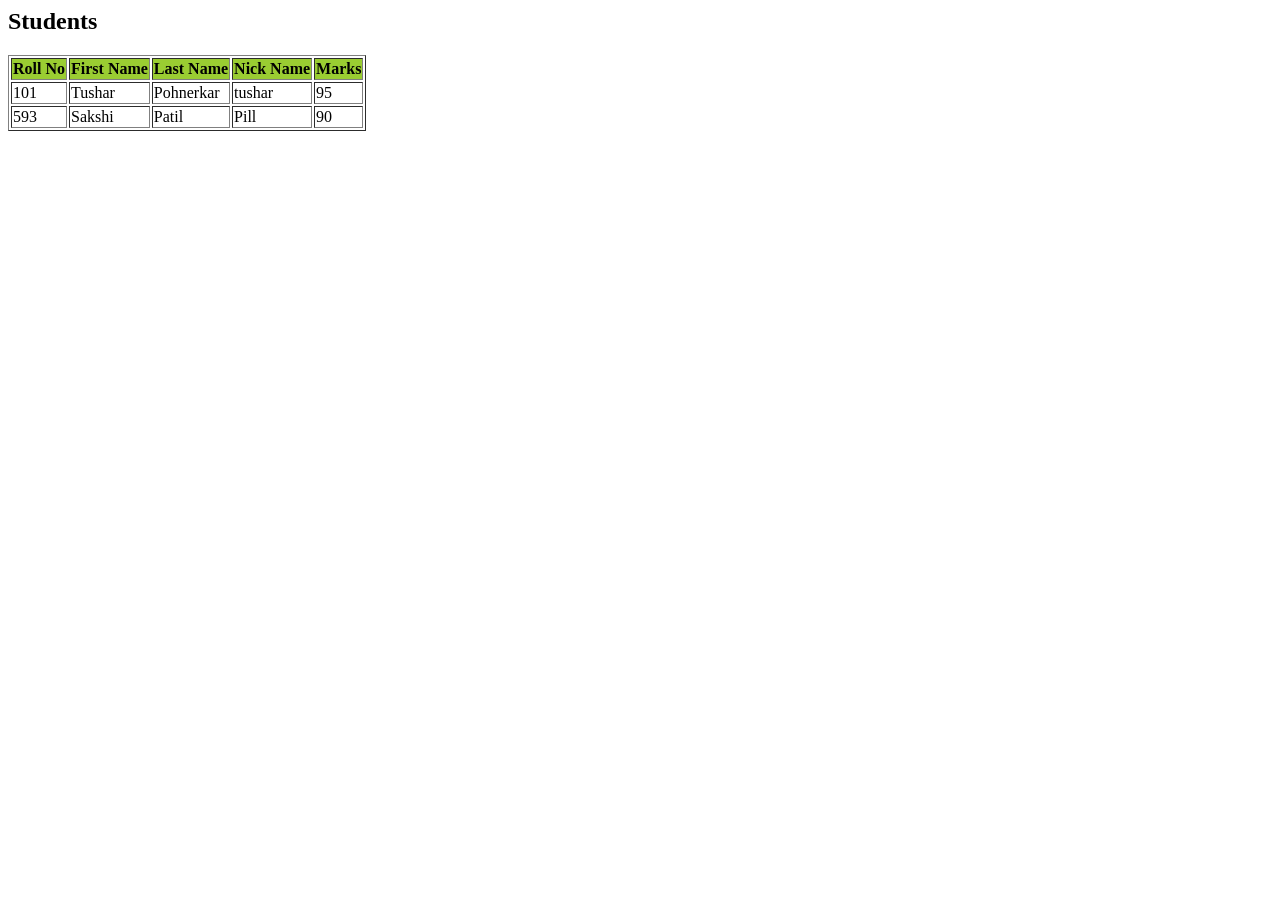
<file: Exp 13/students_output.htm>
﻿<html>
  <body>
    <h2>Students</h2>
    <table border="1">
      <tr bgcolor="#9acd32">
        <th>Roll No</th>
        <th>First Name</th>
        <th>Last Name</th>
        <th>Nick Name</th>
        <th>Marks</th>
      </tr>
      <tr>
        <td>101</td>
        <td>Tushar</td>
        <td>Pohnerkar</td>
        <td>tushar</td>
        <td>95</td>
      </tr>
      <tr>
        <td>593</td>
        <td>Sakshi</td>
        <td>Patil</td>
        <td>Pill</td>
        <td>90</td>
      </tr>
    </table>
  </body>
</html>
</file>
<file: Exp10/style.css>
:root {
    --primary-dark: #0f172a;
    --accent-blue: #38bdf8;
    --text-slate: #475569;
    --sidebar-text: #f1f5f9;
    --white: #ffffff;
}

* {
    margin: 0;
    padding: 0;
    box-sizing: border-box;
}

body {
    background: #cbd5e1;
    font-family: 'Inter', sans-serif;
    color: var(--primary-dark);
    line-height: 1.5;
    padding: 40px 0;
}

.resume-container {
    background: var(--white);
    max-width: 1000px;
    margin: 0 auto;
    display: flex;
    box-shadow: 0 25px 50px -12px rgba(0, 0, 0, 0.25);
    min-height: 1200px;
}

/* Sidebar Styling - Full Space Occupied */
.sidebar {
    background: var(--primary-dark);
    color: var(--sidebar-text);
    width: 38%;
    padding: 60px 40px;
    display: flex;
    flex-direction: column;
}

.name {
    font-size: 1.8rem;
    font-weight: 700;
    line-height: 1.2;
    color: var(--accent-blue);
    margin-bottom: 5px;
}

.title {
    font-size: 0.9rem;
    text-transform: uppercase;
    letter-spacing: 1px;
    opacity: 0.8;
}

.side-block {
    margin-top: 40px;
}

.side-title {
    font-size: 0.85rem;
    text-transform: uppercase;
    letter-spacing: 2px;
    color: var(--accent-blue);
    border-bottom: 1px solid #334155;
    padding-bottom: 8px;
    margin-bottom: 15px;
}

.contact-list, .simple-list {
    list-style: none;
}

.contact-list li {
    font-size: 0.85rem;
    margin-bottom: 12px;
    display: flex;
    align-items: center;
    gap: 10px;
}

.contact-list i {
    color: var(--accent-blue);
    width: 15px;
}

.skill-group {
    margin-bottom: 15px;
}

.skill-group h4 {
    font-size: 0.8rem;
    color: #94a3b8;
    margin-bottom: 4px;
}

.skill-group p, .simple-list li {
    font-size: 0.85rem;
    line-height: 1.4;
}

.org-item {
    margin-bottom: 12px;
}

.org-item strong {
    display: block;
    font-size: 0.9rem;
}

.org-item span {
    font-size: 0.8rem;
    color: #94a3b8;
}

/* Main Body Styling */
.main-body {
    width: 62%;
    padding: 60px 50px;
}

.main-header h2 {
    font-size: 1.2rem;
    margin-bottom: 15px;
    color: var(--primary-dark);
}

.main-header p {
    font-size: 0.95rem;
    color: var(--text-slate);
    text-align: justify;
}

.main-section {
    margin-top: 45px;
}

.section-heading {
    font-size: 1.1rem;
    text-transform: uppercase;
    display: flex;
    align-items: center;
    gap: 10px;
    border-bottom: 2px solid #f1f5f9;
    padding-bottom: 10px;
    margin-bottom: 20px;
}

.section-heading i {
    color: var(--accent-blue);
}

.exp-item {
    margin-bottom: 25px;
}

.exp-header {
    display: flex;
    justify-content: space-between;
    align-items: center;
}

.exp-header h3 {
    font-size: 1.05rem;
    color: #1e293b;
}

.exp-date {
    font-size: 0.85rem;
    font-weight: 600;
    color: var(--text-slate);
}

.institution, .achievement-loc {
    font-size: 0.9rem;
    color: #64748b;
    margin: 3px 0;
}

.status {
    color: var(--accent-blue);
    font-weight: 600;
    font-size: 0.85rem;
}

.project-tags {
    display: flex;
    flex-wrap: wrap;
    gap: 10px;
}

.p-tag {
    background: #f8fafc;
    border: 1px solid #e2e8f0;
    padding: 8px 16px;
    border-radius: 6px;
    font-size: 0.85rem;
    font-weight: 500;
    transition: 0.3s;
}

.p-tag:hover {
    border-color: var(--accent-blue);
    background: #f0f9ff;
}

/* Print Optimization */
@media print {
    body { background: none; padding: 0; }
    .resume-container { box-shadow: none; width: 100%; }
}
</file>
